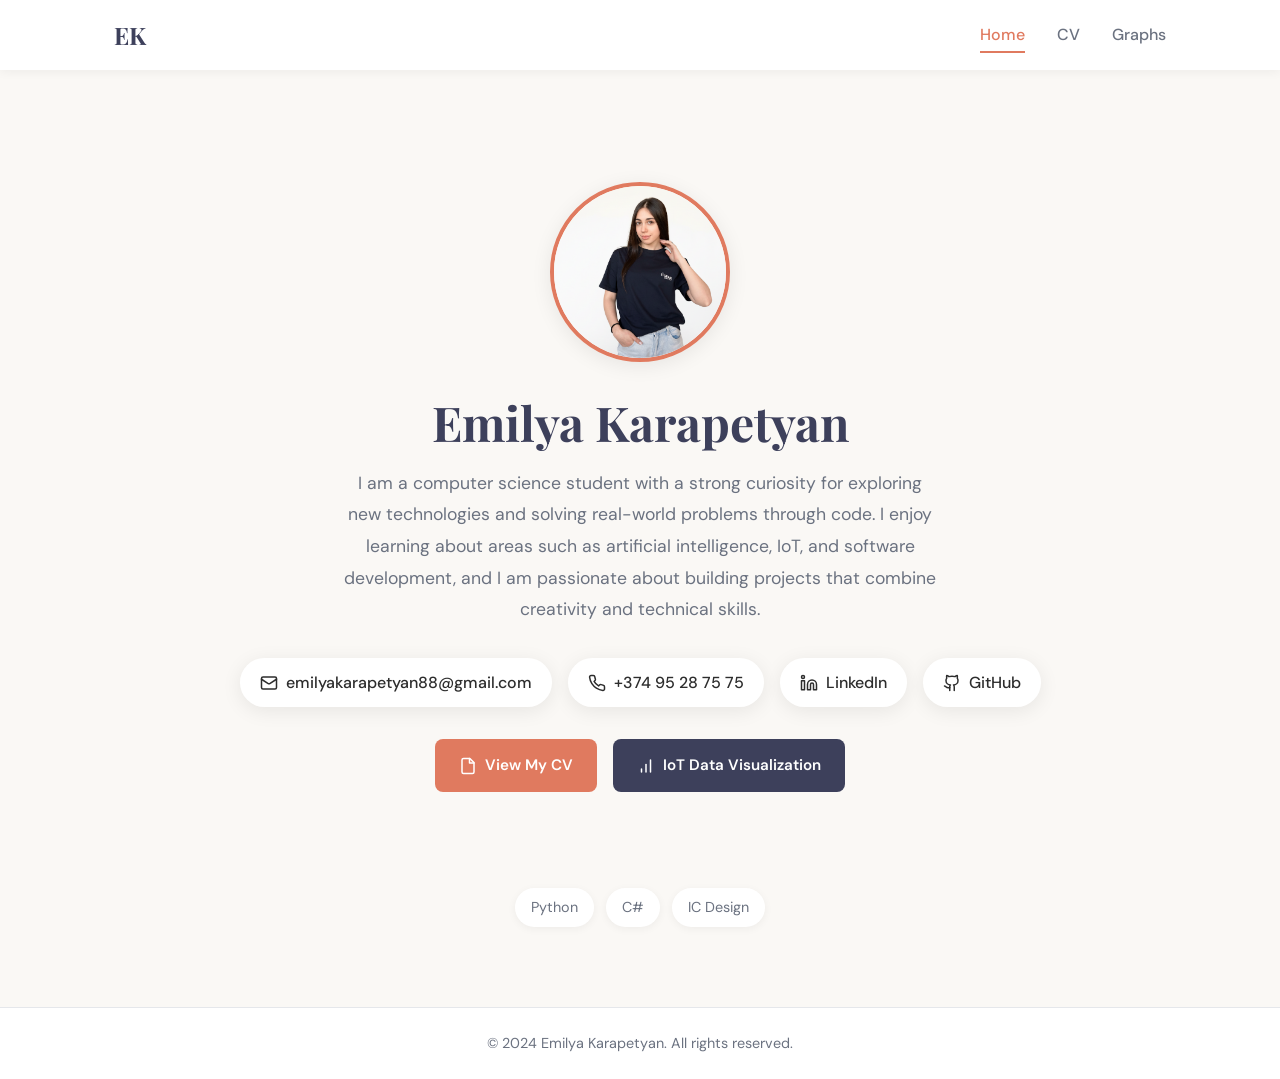
<file: myprofile/index.html>
<!DOCTYPE html>
<html lang="en">
<head>
    <meta charset="UTF-8">
    <meta name="viewport" content="width=device-width, initial-scale=1.0">
    <title>Emilya Karapetyan - Computer Science Student</title>
    <meta name="description" content="Emilya Karapetyan - Computer Science student at French University in Armenia, specializing in AI, IoT, and IC Design.">
    <link rel="preconnect" href="https://fonts.googleapis.com">
    <link rel="preconnect" href="https://fonts.gstatic.com" crossorigin>
    <link href="https://fonts.googleapis.com/css2?family=DM+Sans:wght@400;500;600&family=Playfair+Display:wght@600;700&display=swap" rel="stylesheet">
    <link rel="stylesheet" href="styles.css">
</head>
<body>
    <!-- Navigation -->
    <nav class="navbar">
        <div class="nav-container">
            <a href="index.html" class="nav-logo">EK</a>
            <ul class="nav-links">
                <li><a href="index.html" class="active">Home</a></li>
                <li><a href="cv.html">CV</a></li>
                <li><a href="graphs.html">Graphs</a></li>
            </ul>
        </div>
    </nav>

    <!-- Hero Section -->
    <main class="main-content">
        <section class="hero fade-in">
            <div class="container">
                <img src="profile.jpg" alt="Emilya Karapetyan" class="profile-image">
                <h1>Emilya Karapetyan</h1>
                <p class="hero-description">
                    I am a computer science student with a strong curiosity for exploring new technologies and solving real-world problems through code. I enjoy learning about areas such as artificial intelligence, IoT, and software development, and I am passionate about building projects that combine creativity and technical skills. 
                  </p>

                <!-- Contact Links -->
                <div class="contact-links">
                    <a href="mailto:emilyakarapetyan88@gmail.com" class="contact-link">
                        <svg xmlns="http://www.w3.org/2000/svg" viewBox="0 0 24 24" fill="none" stroke="currentColor" stroke-width="2" stroke-linecap="round" stroke-linejoin="round">
                            <rect width="20" height="16" x="2" y="4" rx="2"/>
                            <path d="m22 7-8.97 5.7a1.94 1.94 0 0 1-2.06 0L2 7"/>
                        </svg>
                        emilyakarapetyan88@gmail.com
                    </a>
                    <a href="tel:+37495287575" class="contact-link">
                        <svg xmlns="http://www.w3.org/2000/svg" viewBox="0 0 24 24" fill="none" stroke="currentColor" stroke-width="2" stroke-linecap="round" stroke-linejoin="round">
                            <path d="M22 16.92v3a2 2 0 0 1-2.18 2 19.79 19.79 0 0 1-8.63-3.07 19.5 19.5 0 0 1-6-6 19.79 19.79 0 0 1-3.07-8.67A2 2 0 0 1 4.11 2h3a2 2 0 0 1 2 1.72 12.84 12.84 0 0 0 .7 2.81 2 2 0 0 1-.45 2.11L8.09 9.91a16 16 0 0 0 6 6l1.27-1.27a2 2 0 0 1 2.11-.45 12.84 12.84 0 0 0 2.81.7A2 2 0 0 1 22 16.92z"/>
                        </svg>
                        +374 95 28 75 75
                    </a>
                    <a href="https://linkedin.com/in/emilyakar" target="_blank" class="contact-link">
                        <svg xmlns="http://www.w3.org/2000/svg" viewBox="0 0 24 24" fill="none" stroke="currentColor" stroke-width="2" stroke-linecap="round" stroke-linejoin="round">
                            <path d="M16 8a6 6 0 0 1 6 6v7h-4v-7a2 2 0 0 0-2-2 2 2 0 0 0-2 2v7h-4v-7a6 6 0 0 1 6-6z"/>
                            <rect width="4" height="12" x="2" y="9"/>
                            <circle cx="4" cy="4" r="2"/>
                        </svg>
                        LinkedIn
                    </a>
                    <a href="https://github.com/emilya88" target="_blank" class="contact-link">
                        <svg xmlns="http://www.w3.org/2000/svg" viewBox="0 0 24 24" fill="none" stroke="currentColor" stroke-width="2" stroke-linecap="round" stroke-linejoin="round">
                            <path d="M15 22v-4a4.8 4.8 0 0 0-1-3.5c3 0 6-2 6-5.5.08-1.25-.27-2.48-1-3.5.28-1.15.28-2.35 0-3.5 0 0-1 0-3 1.5-2.64-.5-5.36-.5-8 0C6 2 5 2 5 2c-.3 1.15-.3 2.35 0 3.5A5.403 5.403 0 0 0 4 9c0 3.5 3 5.5 6 5.5-.39.49-.68 1.05-.85 1.65-.17.6-.22 1.23-.15 1.85v4"/>
                            <path d="M9 18c-4.51 2-5-2-7-2"/>
                        </svg>
                        GitHub
                    </a>
                </div>

                <!-- Quick Links -->
                <div class="quick-links">
                    <a href="cv.html" class="btn btn-primary">
                        <svg xmlns="http://www.w3.org/2000/svg" width="18" height="18" viewBox="0 0 24 24" fill="none" stroke="currentColor" stroke-width="2" stroke-linecap="round" stroke-linejoin="round">
                            <path d="M14.5 2H6a2 2 0 0 0-2 2v16a2 2 0 0 0 2 2h12a2 2 0 0 0 2-2V7.5L14.5 2z"/>
                            <polyline points="14 2 14 8 20 8"/>
                        </svg>
                        View My CV
                    </a>
                    <a href="graphs.html" class="btn btn-secondary">
                        <svg xmlns="http://www.w3.org/2000/svg" width="18" height="18" viewBox="0 0 24 24" fill="none" stroke="currentColor" stroke-width="2" stroke-linecap="round" stroke-linejoin="round">
                            <line x1="12" x2="12" y1="20" y2="10"/>
                            <line x1="18" x2="18" y1="20" y2="4"/>
                            <line x1="6" x2="6" y1="20" y2="16"/>
                        </svg>
                        IoT Data Visualization
                    </a>
                </div>
            </div>
        </section>

        <!-- Skills Footer -->
        <div class="skills-footer fade-in">
            <span class="skill-tag">Python</span>
            <span class="skill-tag">C#</span>
            <span class="skill-tag">IC Design</span>
        </div>
    </main>

    <!-- Footer -->
    <footer class="footer">
        <div class="container">
            <p>&copy; 2024 Emilya Karapetyan. All rights reserved.</p>
        </div>
    </footer>
</body>
</html>
</file>
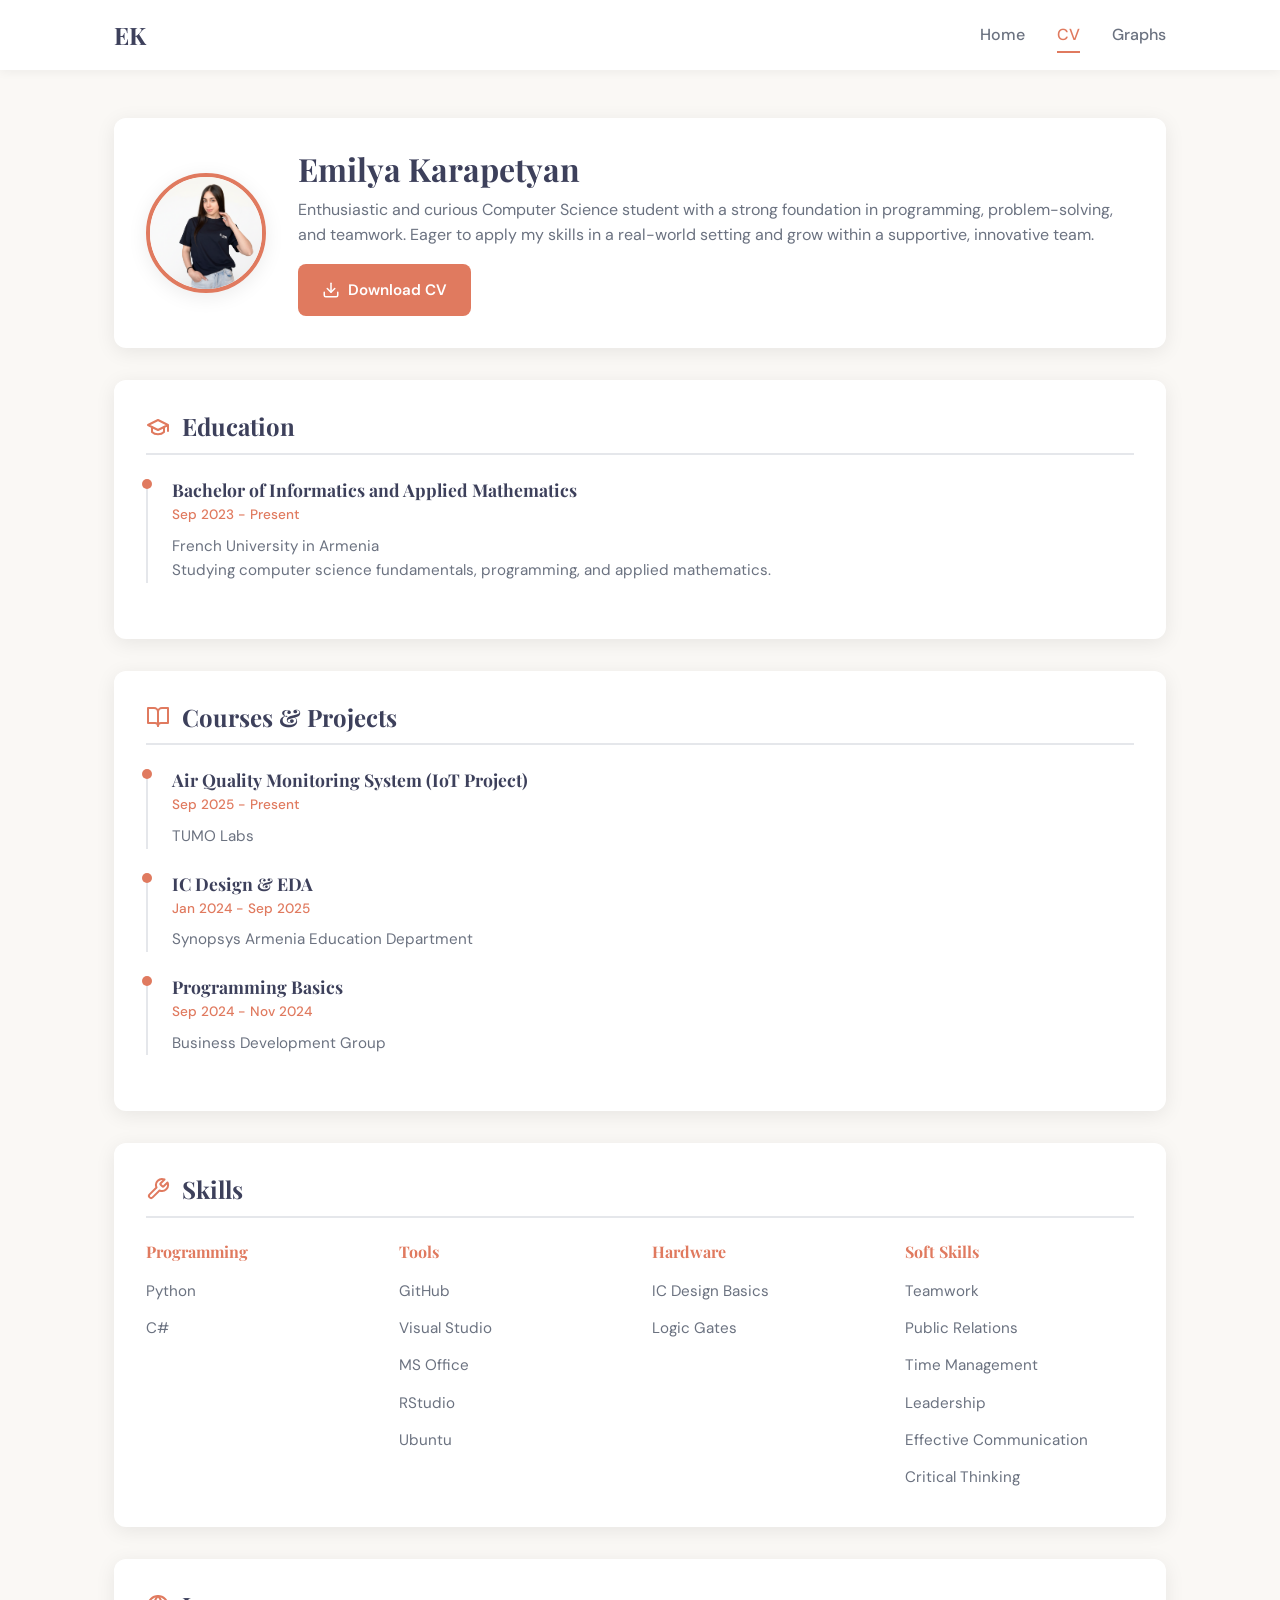
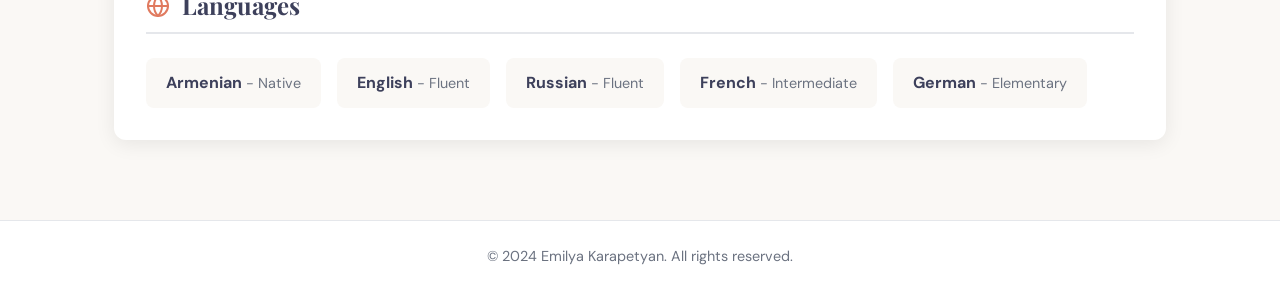
<file: myprofile/cv.html>
<!DOCTYPE html>
<html lang="en">
<head>
    <meta charset="UTF-8">
    <meta name="viewport" content="width=device-width, initial-scale=1.0">
    <title>CV - Emilya Karapetyan</title>
    <meta name="description" content="Curriculum Vitae of Emilya Karapetyan - Computer Science student specializing in AI, IoT, and IC Design.">
    <link rel="preconnect" href="https://fonts.googleapis.com">
    <link rel="preconnect" href="https://fonts.gstatic.com" crossorigin>
    <link href="https://fonts.googleapis.com/css2?family=DM+Sans:wght@400;500;600&family=Playfair+Display:wght@600;700&display=swap" rel="stylesheet">
    <link rel="stylesheet" href="styles.css">
</head>
<body>
    <!-- Navigation -->
    <nav class="navbar">
        <div class="nav-container">
            <a href="index.html" class="nav-logo">EK</a>
            <ul class="nav-links">
                <li><a href="index.html">Home</a></li>
                <li><a href="cv.html" class="active">CV</a></li>
                <li><a href="graphs.html">Graphs</a></li>
            </ul>
        </div>
    </nav>

    <!-- Main Content -->
    <main class="main-content">
        <div class="container">
            <!-- CV Header -->
            <div class="card cv-header fade-in">
                <img src="profile.jpg" alt="Emilya Karapetyan" class="profile-image">
                <div class="cv-header-info">
                    <h1>Emilya Karapetyan</h1>
                    <p>Enthusiastic and curious Computer Science student with a strong foundation in programming, problem-solving, and teamwork. Eager to apply my skills in a real-world setting and grow within a supportive, innovative team.</p>
                    <a href="CV.pdf" download class="btn btn-primary">
                        <svg xmlns="http://www.w3.org/2000/svg" width="18" height="18" viewBox="0 0 24 24" fill="none" stroke="currentColor" stroke-width="2" stroke-linecap="round" stroke-linejoin="round">
                            <path d="M21 15v4a2 2 0 0 1-2 2H5a2 2 0 0 1-2-2v-4"/>
                            <polyline points="7 10 12 15 17 10"/>
                            <line x1="12" x2="12" y1="15" y2="3"/>
                        </svg>
                        Download CV
                    </a>
                </div>
            </div>

            <!-- Education Section -->
            <section class="card section fade-in">
                <h2>
                    <svg xmlns="http://www.w3.org/2000/svg" width="24" height="24" viewBox="0 0 24 24" fill="none" stroke="currentColor" stroke-width="2" stroke-linecap="round" stroke-linejoin="round">
                        <path d="M22 10v6M2 10l10-5 10 5-10 5z"/>
                        <path d="M6 12v5c3 3 9 3 12 0v-5"/>
                    </svg>
                    Education
                </h2>
                <div class="timeline-item">
                    <h3>Bachelor of Informatics and Applied Mathematics</h3>
                    <p class="date">Sep 2023 - Present</p>
                    <p>French University in Armenia</p>
                    <p>Studying computer science fundamentals, programming, and applied mathematics.</p>
                </div>
            </section>

            <!-- Courses & Projects Section -->
            <section class="card section fade-in">
                <h2>
                    <svg xmlns="http://www.w3.org/2000/svg" width="24" height="24" viewBox="0 0 24 24" fill="none" stroke="currentColor" stroke-width="2" stroke-linecap="round" stroke-linejoin="round">
                        <path d="M2 3h6a4 4 0 0 1 4 4v14a3 3 0 0 0-3-3H2z"/>
                        <path d="M22 3h-6a4 4 0 0 0-4 4v14a3 3 0 0 1 3-3h7z"/>
                    </svg>
                    Courses & Projects
                </h2>
                <div class="timeline-item">
                    <h3>Air Quality Monitoring System (IoT Project)</h3>
                    <p class="date">Sep 2025 - Present</p>
                    <p>TUMO Labs</p>
                </div>
                <div class="timeline-item">
                    <h3>IC Design & EDA</h3>
                    <p class="date">Jan 2024 - Sep 2025</p>
                    <p>Synopsys Armenia Education Department</p>
                </div>
                <div class="timeline-item">
                    <h3>Programming Basics</h3>
                    <p class="date">Sep 2024 - Nov 2024</p>
                    <p>Business Development Group</p>
                </div>
            </section>

            <!-- Skills Section -->
            <section class="card section fade-in">
                <h2>
                    <svg xmlns="http://www.w3.org/2000/svg" width="24" height="24" viewBox="0 0 24 24" fill="none" stroke="currentColor" stroke-width="2" stroke-linecap="round" stroke-linejoin="round">
                        <path d="M14.7 6.3a1 1 0 0 0 0 1.4l1.6 1.6a1 1 0 0 0 1.4 0l3.77-3.77a6 6 0 0 1-7.94 7.94l-6.91 6.91a2.12 2.12 0 0 1-3-3l6.91-6.91a6 6 0 0 1 7.94-7.94l-3.76 3.76z"/>
                    </svg>
                    Skills
                </h2>
                <div class="skills-grid">
                    <div class="skill-category">
                        <h3>Programming</h3>
                        <ul>
                            <li>Python</li>
                            <li>C#</li>
                        </ul>
                    </div>
                    <div class="skill-category">
                        <h3>Tools</h3>
                        <ul>
                            <li>GitHub</li>
                            <li>Visual Studio</li>
                            <li>MS Office</li>
                            <li>RStudio</li>
                            <li>Ubuntu</li>
                        </ul>
                    </div>
                    <div class="skill-category">
                        <h3>Hardware</h3>
                        <ul>
                            <li>IC Design Basics</li>
                            <li>Logic Gates</li>
                        </ul>
                    </div>
                    <div class="skill-category">
                        <h3>Soft Skills</h3>
                        <ul>
                            <li>Teamwork</li>
                            <li>Public Relations</li>
                            <li>Time Management</li>
                            <li>Leadership</li>
                            <li>Effective Communication</li>
                            <li>Critical Thinking</li>
                        </ul>
                    </div>
                </div>
            </section>

            <!-- Languages Section -->
            <section class="card section fade-in">
                <h2>
                    <svg xmlns="http://www.w3.org/2000/svg" width="24" height="24" viewBox="0 0 24 24" fill="none" stroke="currentColor" stroke-width="2" stroke-linecap="round" stroke-linejoin="round">
                        <circle cx="12" cy="12" r="10"/>
                        <path d="M12 2a14.5 14.5 0 0 0 0 20 14.5 14.5 0 0 0 0-20"/>
                        <path d="M2 12h20"/>
                    </svg>
                    Languages
                </h2>
                <div class="languages-list">
                    <div class="language-item">
                        <strong>Armenian</strong> <span>- Native</span>
                    </div>
                    <div class="language-item">
                        <strong>English</strong> <span>- Fluent</span>
                    </div>
                    <div class="language-item">
                        <strong>Russian</strong> <span>- Fluent</span>
                    </div>
                    <div class="language-item">
                        <strong>French</strong> <span>- Intermediate</span>
                    </div>
                    <div class="language-item">
                        <strong>German</strong> <span>- Elementary</span>
                    </div>
                </div>
            </section>
        </div>
    </main>

    <!-- Footer -->
    <footer class="footer">
        <div class="container">
            <p>&copy; 2024 Emilya Karapetyan. All rights reserved.</p>
        </div>
    </footer>
</body>
</html>
</file>
<file: myprofile/styles.css>
/* ========================================
   Emilya Karapetyan Portfolio - Styles
   ======================================== */

/* CSS Reset & Base */
*, *::before, *::after {
    box-sizing: border-box;
    margin: 0;
    padding: 0;
}

:root {
    --primary: #e07a5f;
    --primary-dark: #c4614a;
    --secondary: #3d405b;
    --background: #faf8f5;
    --surface: #ffffff;
    --text: #2d2d2d;
    --text-muted: #6b7280;
    --border: #e5e7eb;
    --shadow: 0 4px 20px rgba(0, 0, 0, 0.08);
    --shadow-hover: 0 8px 30px rgba(0, 0, 0, 0.12);
    --radius: 12px;
    --transition: all 0.3s ease;
}

html {
    scroll-behavior: smooth;
}

body {
    font-family: 'DM Sans', -apple-system, BlinkMacSystemFont, sans-serif;
    background-color: var(--background);
    color: var(--text);
    line-height: 1.6;
    min-height: 100vh;
}

/* Typography */
h1, h2, h3 {
    font-family: 'Playfair Display', Georgia, serif;
    font-weight: 700;
    line-height: 1.2;
}

h1 {
    font-size: 2.5rem;
    color: var(--secondary);
}

h2 {
    font-size: 1.5rem;
    color: var(--secondary);
    margin-bottom: 1rem;
}

h3 {
    font-size: 1.25rem;
    color: var(--secondary);
}

p {
    color: var(--text-muted);
}

a {
    color: var(--primary);
    text-decoration: none;
    transition: var(--transition);
}

a:hover {
    color: var(--primary-dark);
}

/* Container */
.container {
    max-width: 1100px;
    margin: 0 auto;
    padding: 0 1.5rem;
}

/* Navigation */
.navbar {
    background: var(--surface);
    box-shadow: 0 2px 10px rgba(0, 0, 0, 0.05);
    position: sticky;
    top: 0;
    z-index: 100;
}

.nav-container {
    max-width: 1100px;
    margin: 0 auto;
    padding: 1rem 1.5rem;
    display: flex;
    justify-content: space-between;
    align-items: center;
}

.nav-logo {
    font-family: 'Playfair Display', serif;
    font-size: 1.5rem;
    font-weight: 700;
    color: var(--secondary);
}

.nav-links {
    display: flex;
    list-style: none;
    gap: 2rem;
}

.nav-links a {
    color: var(--text-muted);
    font-weight: 500;
    padding: 0.5rem 0;
    position: relative;
}

.nav-links a::after {
    content: '';
    position: absolute;
    bottom: 0;
    left: 0;
    width: 0;
    height: 2px;
    background: var(--primary);
    transition: var(--transition);
}

.nav-links a:hover,
.nav-links a.active {
    color: var(--primary);
}

.nav-links a:hover::after,
.nav-links a.active::after {
    width: 100%;
}

/* Main Content */
.main-content {
    padding: 3rem 0;
    min-height: calc(100vh - 140px);
}

/* Page Header */
.page-header {
    text-align: center;
    margin-bottom: 3rem;
}

.page-header h1 {
    margin-bottom: 0.5rem;
}

.subtitle {
    font-size: 1.1rem;
    color: var(--text-muted);
}

/* Cards */
.card {
    background: var(--surface);
    border-radius: var(--radius);
    padding: 2rem;
    box-shadow: var(--shadow);
    margin-bottom: 2rem;
    transition: var(--transition);
}

.card:hover {
    box-shadow: var(--shadow-hover);
}

/* Project Info Section */
.project-info p {
    margin-bottom: 1.5rem;
    line-height: 1.8;
}

.project-details {
    display: grid;
    grid-template-columns: repeat(auto-fit, minmax(150px, 1fr));
    gap: 1rem;
}

.detail-item {
    background: var(--background);
    padding: 1rem;
    border-radius: 8px;
    text-align: center;
}

.detail-label {
    display: block;
    font-size: 0.85rem;
    color: var(--text-muted);
    margin-bottom: 0.25rem;
}

.detail-value {
    font-weight: 600;
    color: var(--secondary);
}

/* Chart Container */
.chart-container {
    padding: 1.5rem;
}

.chart-container h2 {
    margin-bottom: 0.5rem;
}

.chart-description {
    font-size: 0.9rem;
    margin-bottom: 1.5rem;
}

.chart-wrapper {
    height: 350px;
    position: relative;
}

/* Home Page Specific */
.hero {
    text-align: center;
    padding: 4rem 0;
}

.profile-image {
    width: 180px;
    height: 180px;
    border-radius: 50%;
    object-fit: cover;
    border: 4px solid var(--primary);
    margin-bottom: 1.5rem;
    box-shadow: var(--shadow);
}

.hero h1 {
    font-size: 3rem;
    margin-bottom: 1rem;
}

.hero-description {
    max-width: 600px;
    margin: 0 auto 2rem;
    font-size: 1.1rem;
    line-height: 1.8;
}

/* Contact Links */
.contact-links {
    display: flex;
    flex-wrap: wrap;
    justify-content: center;
    gap: 1rem;
    margin-bottom: 2rem;
}

.contact-link {
    display: inline-flex;
    align-items: center;
    gap: 0.5rem;
    padding: 0.75rem 1.25rem;
    background: var(--surface);
    border-radius: 50px;
    box-shadow: var(--shadow);
    color: var(--text);
    font-weight: 500;
    transition: var(--transition);
}

.contact-link:hover {
    background: var(--primary);
    color: white;
    transform: translateY(-2px);
}

.contact-link svg {
    width: 18px;
    height: 18px;
}

/* Quick Links */
.quick-links {
    display: flex;
    justify-content: center;
    gap: 1rem;
    margin-top: 2rem;
}

.btn {
    display: inline-flex;
    align-items: center;
    gap: 0.5rem;
    padding: 0.875rem 1.5rem;
    border-radius: 8px;
    font-weight: 600;
    font-size: 0.95rem;
    transition: var(--transition);
    cursor: pointer;
    border: none;
}

.btn-primary {
    background: var(--primary);
    color: white;
}

.btn-primary:hover {
    background: var(--primary-dark);
    color: white;
    transform: translateY(-2px);
}

.btn-secondary {
    background: var(--secondary);
    color: white;
}

.btn-secondary:hover {
    background: #2d2f45;
    color: white;
    transform: translateY(-2px);
}

/* Skills Footer */
.skills-footer {
    display: flex;
    flex-wrap: wrap;
    justify-content: center;
    gap: 0.75rem;
    padding: 2rem 0;
}

.skill-tag {
    padding: 0.5rem 1rem;
    background: var(--surface);
    border-radius: 50px;
    font-size: 0.9rem;
    color: var(--text-muted);
    box-shadow: 0 2px 8px rgba(0, 0, 0, 0.05);
}

/* CV Page Specific */
.cv-header {
    display: flex;
    align-items: center;
    gap: 2rem;
    margin-bottom: 2rem;
}

.cv-header .profile-image {
    width: 120px;
    height: 120px;
    margin-bottom: 0;
}

.cv-header-info {
    flex: 1;
}

.cv-header-info h1 {
    font-size: 2rem;
    margin-bottom: 0.5rem;
}

.cv-header-info p {
    margin-bottom: 1rem;
}

/* Section Styles */
.section {
    margin-bottom: 2rem;
}

.section h2 {
    display: flex;
    align-items: center;
    gap: 0.75rem;
    padding-bottom: 0.75rem;
    border-bottom: 2px solid var(--border);
    margin-bottom: 1.5rem;
}

.section h2 svg {
    color: var(--primary);
}

/* Timeline Items */
.timeline-item {
    padding-left: 1.5rem;
    border-left: 2px solid var(--border);
    margin-bottom: 1.5rem;
    position: relative;
}

.timeline-item::before {
    content: '';
    position: absolute;
    left: -6px;
    top: 0;
    width: 10px;
    height: 10px;
    background: var(--primary);
    border-radius: 50%;
}

.timeline-item h3 {
    font-size: 1.1rem;
    margin-bottom: 0.25rem;
}

.timeline-item .date {
    font-size: 0.85rem;
    color: var(--primary);
    font-weight: 500;
    margin-bottom: 0.5rem;
}

.timeline-item p {
    font-size: 0.95rem;
}

/* Skills Grid */
.skills-grid {
    display: grid;
    grid-template-columns: repeat(auto-fit, minmax(200px, 1fr));
    gap: 1.5rem;
}

.skill-category h3 {
    font-size: 1rem;
    margin-bottom: 0.75rem;
    color: var(--primary);
}

.skill-category ul {
    list-style: none;
}

.skill-category li {
    padding: 0.4rem 0;
    color: var(--text-muted);
    font-size: 0.95rem;
}

/* Languages */
.languages-list {
    display: flex;
    flex-wrap: wrap;
    gap: 1rem;
}

.language-item {
    background: var(--background);
    padding: 0.75rem 1.25rem;
    border-radius: 8px;
}

.language-item strong {
    color: var(--secondary);
}

.language-item span {
    color: var(--text-muted);
    font-size: 0.9rem;
}

/* Footer */
.footer {
    background: var(--surface);
    padding: 1.5rem 0;
    text-align: center;
    border-top: 1px solid var(--border);
}

.footer p {
    font-size: 0.9rem;
}

/* Animations */
.fade-in {
    animation: fadeIn 0.6s ease forwards;
    opacity: 0;
}

.fade-in:nth-child(1) { animation-delay: 0.1s; }
.fade-in:nth-child(2) { animation-delay: 0.2s; }
.fade-in:nth-child(3) { animation-delay: 0.3s; }
.fade-in:nth-child(4) { animation-delay: 0.4s; }

@keyframes fadeIn {
    from {
        opacity: 0;
        transform: translateY(20px);
    }
    to {
        opacity: 1;
        transform: translateY(0);
    }
}

/* Responsive Design */
@media (max-width: 768px) {
    h1 {
        font-size: 2rem;
    }

    .hero h1 {
        font-size: 2.25rem;
    }

    .nav-links {
        gap: 1rem;
    }

    .cv-header {
        flex-direction: column;
        text-align: center;
    }

    .chart-wrapper {
        height: 280px;
    }

    .contact-links {
        flex-direction: column;
        align-items: center;
    }

    .quick-links {
        flex-direction: column;
    }

    .btn {
        width: 100%;
        justify-content: center;
    }
}

@media (max-width: 480px) {
    .container {
        padding: 0 1rem;
    }

    .card {
        padding: 1.25rem;
    }

    .nav-container {
        padding: 0.75rem 1rem;
    }

    .project-details {
        grid-template-columns: 1fr;
    }
}
</file>
